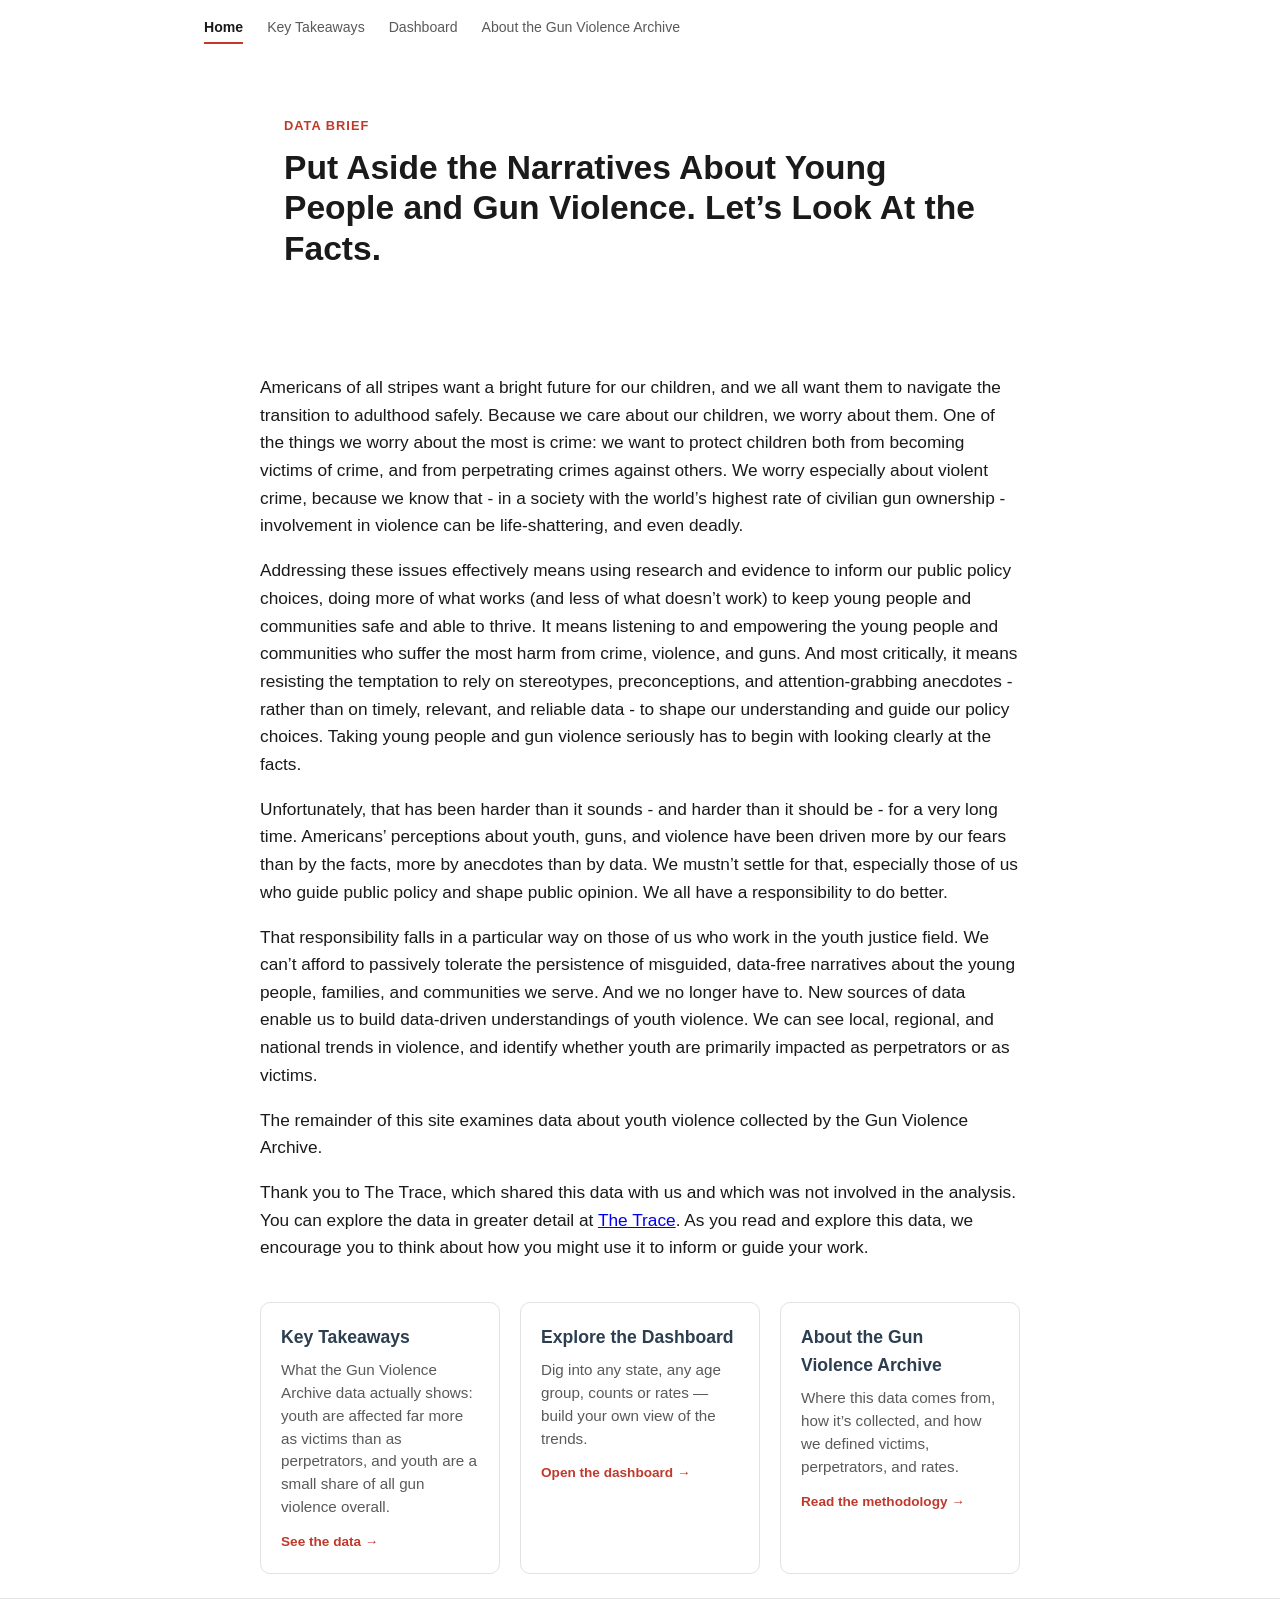
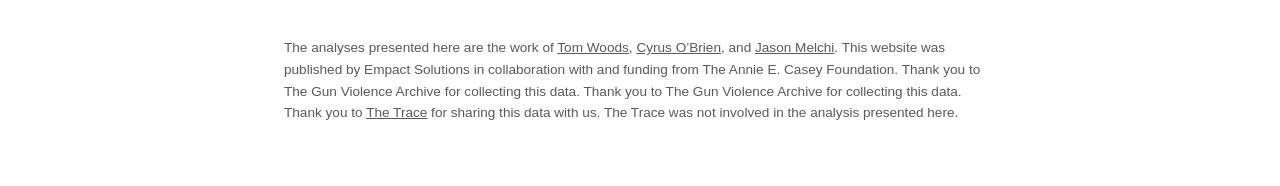
<file: site/index.html>
<!DOCTYPE html>

<html>

<head>

<meta charset="utf-8" />
<meta name="generator" content="pandoc" />
<meta http-equiv="X-UA-Compatible" content="IE=EDGE" />

<meta name="viewport" content="width=device-width, initial-scale=1" />



<title>Put Aside the Narratives About Young People and Gun Violence. Let’s Look At the Facts.</title>

<script src="index_files/header-attrs-2.30/header-attrs.js"></script>
<meta name="description" content="Trends in youth gun violence" />
<link rel="stylesheet" href="css/style.css?v=20261125200653022" />
<!-- Privacy-friendly analytics by Plausible -->
<script async src="https://plausible.io/js/pa-cZFtK8lVpmjr17HsGCwx_.js"></script>
<script>
  window.plausible=window.plausible||function(){(plausible.q=plausible.q||[]).push(arguments)},plausible.init=plausible.init||function(i){plausible.o=i||{}};
  plausible.init()
</script>

<style type="text/css">
  code{white-space: pre-wrap;}
  span.smallcaps{font-variant: small-caps;}
  span.underline{text-decoration: underline;}
  div.column{display: inline-block; vertical-align: top; width: 50%;}
  div.hanging-indent{margin-left: 1.5em; text-indent: -1.5em;}
  ul.task-list{list-style: none;}
      .display.math{display: block; text-align: center; margin: 0.5rem auto;}
  </style>











</head>

<body>




<h1 class="title toc-ignore">Put Aside the Narratives About Young People
and Gun Violence. Let’s Look At the Facts.</h1>



<nav class="site-nav">
<a href="index.html" class="active" aria-current="page">Home</a>
<a href="takeaways.html">Key Takeaways</a>
<a href="dashboard.html">Dashboard</a> <a href="about.html">About the
Gun Violence Archive</a>
</nav>
<header class="site-header">
<div class="wrap">
<p class="kicker">
Data brief
</p>
<h1>
Put Aside the Narratives About Young People and Gun Violence. Let’s Look
At the Facts.
</h1>
<p class="byline">
</p>
</div>
</header>
<main class="wrap article">
<p>Americans of all stripes want a bright future for our children, and
we all want them to navigate the transition to adulthood safely. Because
we care about our children, we worry about them. One of the things we
worry about the most is crime: we want to protect children both from
becoming victims of crime, and from perpetrating crimes against others.
We worry especially about violent crime, because we know that - in a
society with the world’s highest rate of civilian gun ownership -
involvement in violence can be life-shattering, and even deadly.</p>
<p>Addressing these issues effectively means using research and evidence
to inform our public policy choices, doing more of what works (and less
of what doesn’t work) to keep young people and communities safe and able
to thrive. It means listening to and empowering the young people and
communities who suffer the most harm from crime, violence, and guns. And
most critically, it means resisting the temptation to rely on
stereotypes, preconceptions, and attention-grabbing anecdotes - rather
than on timely, relevant, and reliable data - to shape our understanding
and guide our policy choices. Taking young people and gun violence
seriously has to begin with looking clearly at the facts.</p>
<p>Unfortunately, that has been harder than it sounds - and harder than
it should be - for a very long time. Americans’ perceptions about youth,
guns, and violence have been driven more by our fears than by the facts,
more by anecdotes than by data. We mustn’t settle for that, especially
those of us who guide public policy and shape public opinion. We all
have a responsibility to do better.</p>
<p>That responsibility falls in a particular way on those of us who work
in the youth justice field. We can’t afford to passively tolerate the
persistence of misguided, data-free narratives about the young people,
families, and communities we serve. And we no longer have to. New
sources of data enable us to build data-driven understandings of youth
violence. We can see local, regional, and national trends in violence,
and identify whether youth are primarily impacted as perpetrators or as
victims.</p>
<p>The remainder of this site examines data about youth violence
collected by the Gun Violence Archive.</p>
<p>Thank you to The Trace, which shared this data with us and which was
not involved in the analysis. You can explore the data in greater detail
at <a href="https://projects.thetrace.org/gun-violence-map/">The
Trace</a>. As you read and explore this data, we encourage you to think
about how you might use it to inform or guide your work.</p>
<section class="link-cards">
<a class="card" href="takeaways.html">
<h3>
Key Takeaways
</h3>
<p>
What the Gun Violence Archive data actually shows: youth are affected
far more as victims than as perpetrators, and youth are a small share of
all gun violence overall.
</p>
<span class="card-cta">See the data →</span> </a>
<a class="card" href="dashboard.html">
<h3>
Explore the Dashboard
</h3>
<p>
Dig into any state, any age group, counts or rates — build your own view
of the trends.
</p>
<span class="card-cta">Open the dashboard →</span> </a>
<a class="card" href="about.html">
<h3>
About the Gun Violence Archive
</h3>
<p>
Where this data comes from, how it’s collected, and how we defined
victims, perpetrators, and rates.
</p>
<span class="card-cta">Read the methodology →</span> </a>
</section>
</main>
<footer class="site-footer">
<div class="wrap">
<p>
The analyses presented here are the work of <a
href="https://www.aecf.org/people/tom-woods">Tom Woods</a>, <a
href="https://www.cyrusobrien.com/">Cyrus O’Brien</a>, and <a
href="https://empactsolutions.org/our-team/">Jason Melchi</a>. This
website was published by Empact Solutions in collaboration with and
funding from The Annie E. Casey Foundation. Thank you to The Gun
Violence Archive for collecting this data. Thank you to The Gun Violence
Archive for collecting this data. Thank you to <a
href="https://projects.thetrace.org/gun-violence-map/">The Trace</a> for
sharing this data with us. The Trace was not involved in the analysis
presented here.
</p>
</div>
</footer>




<!-- code folding -->



</body>
</html>
</file>
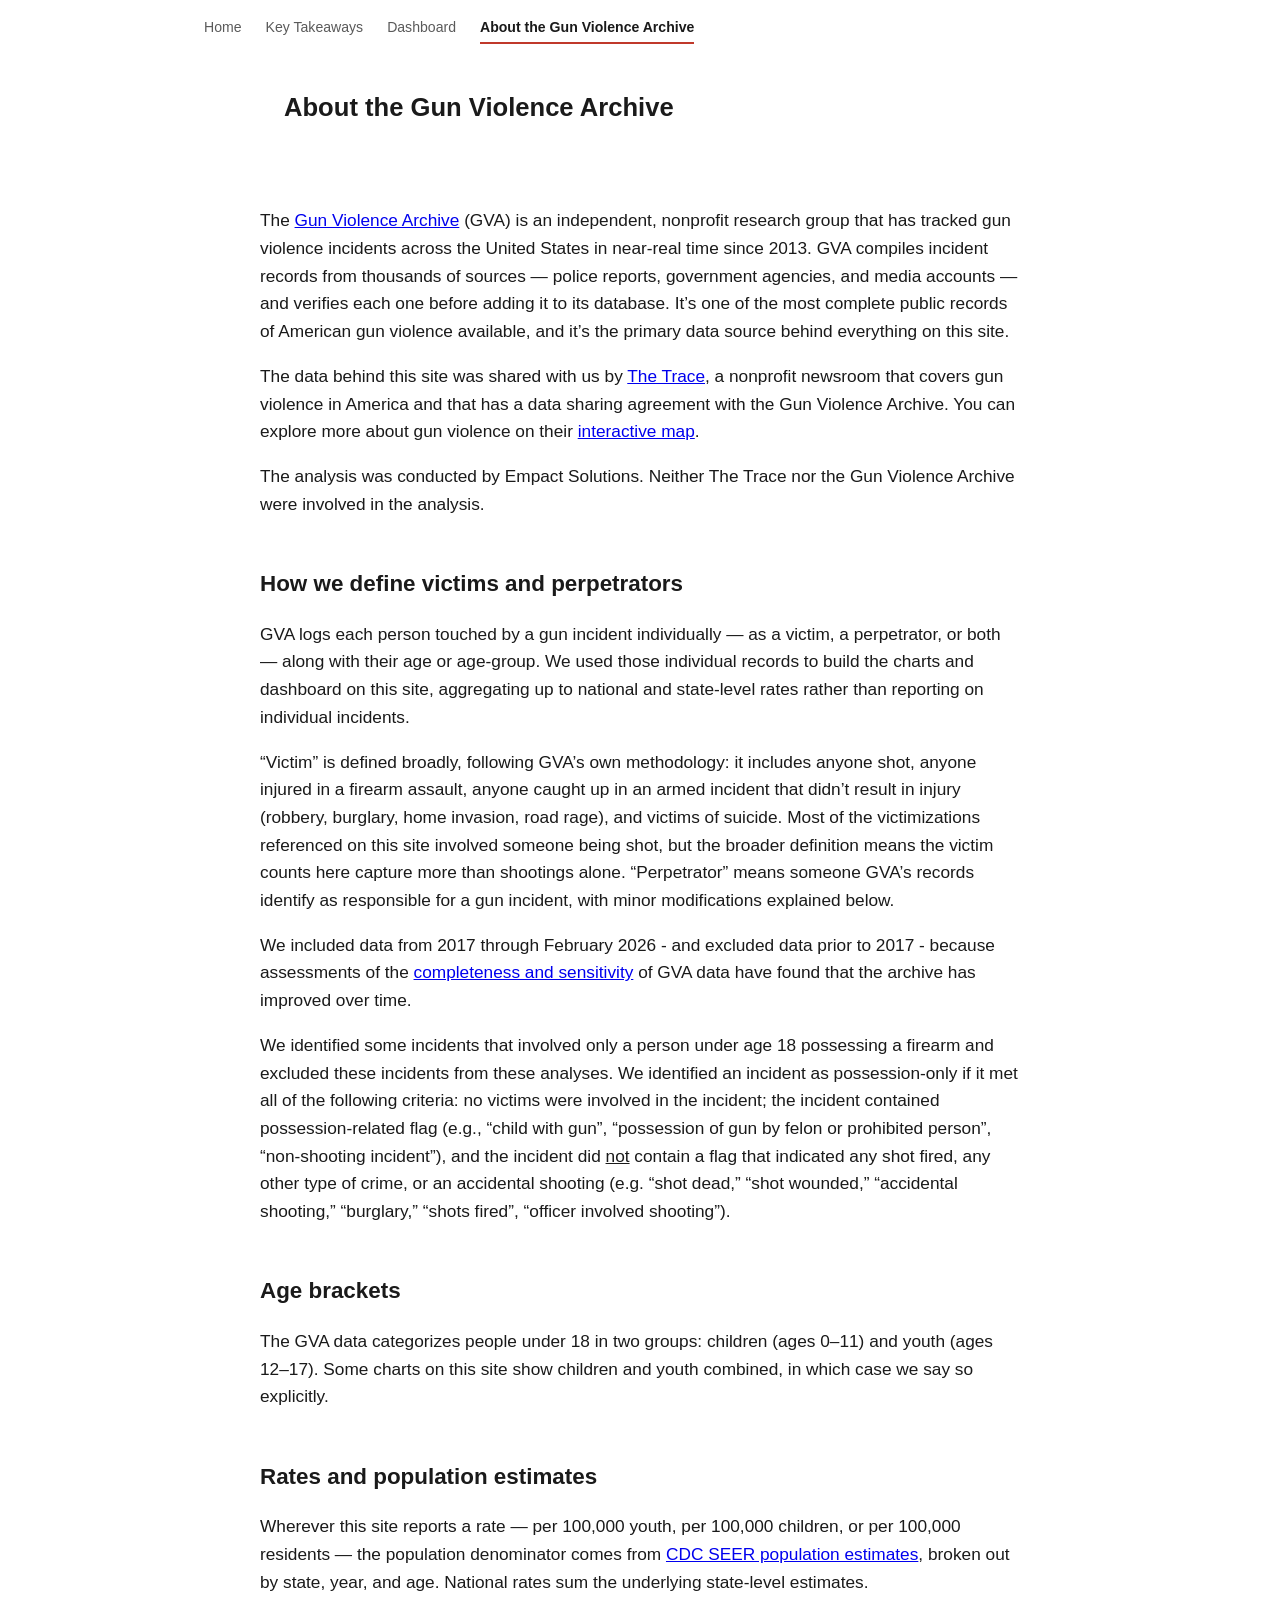
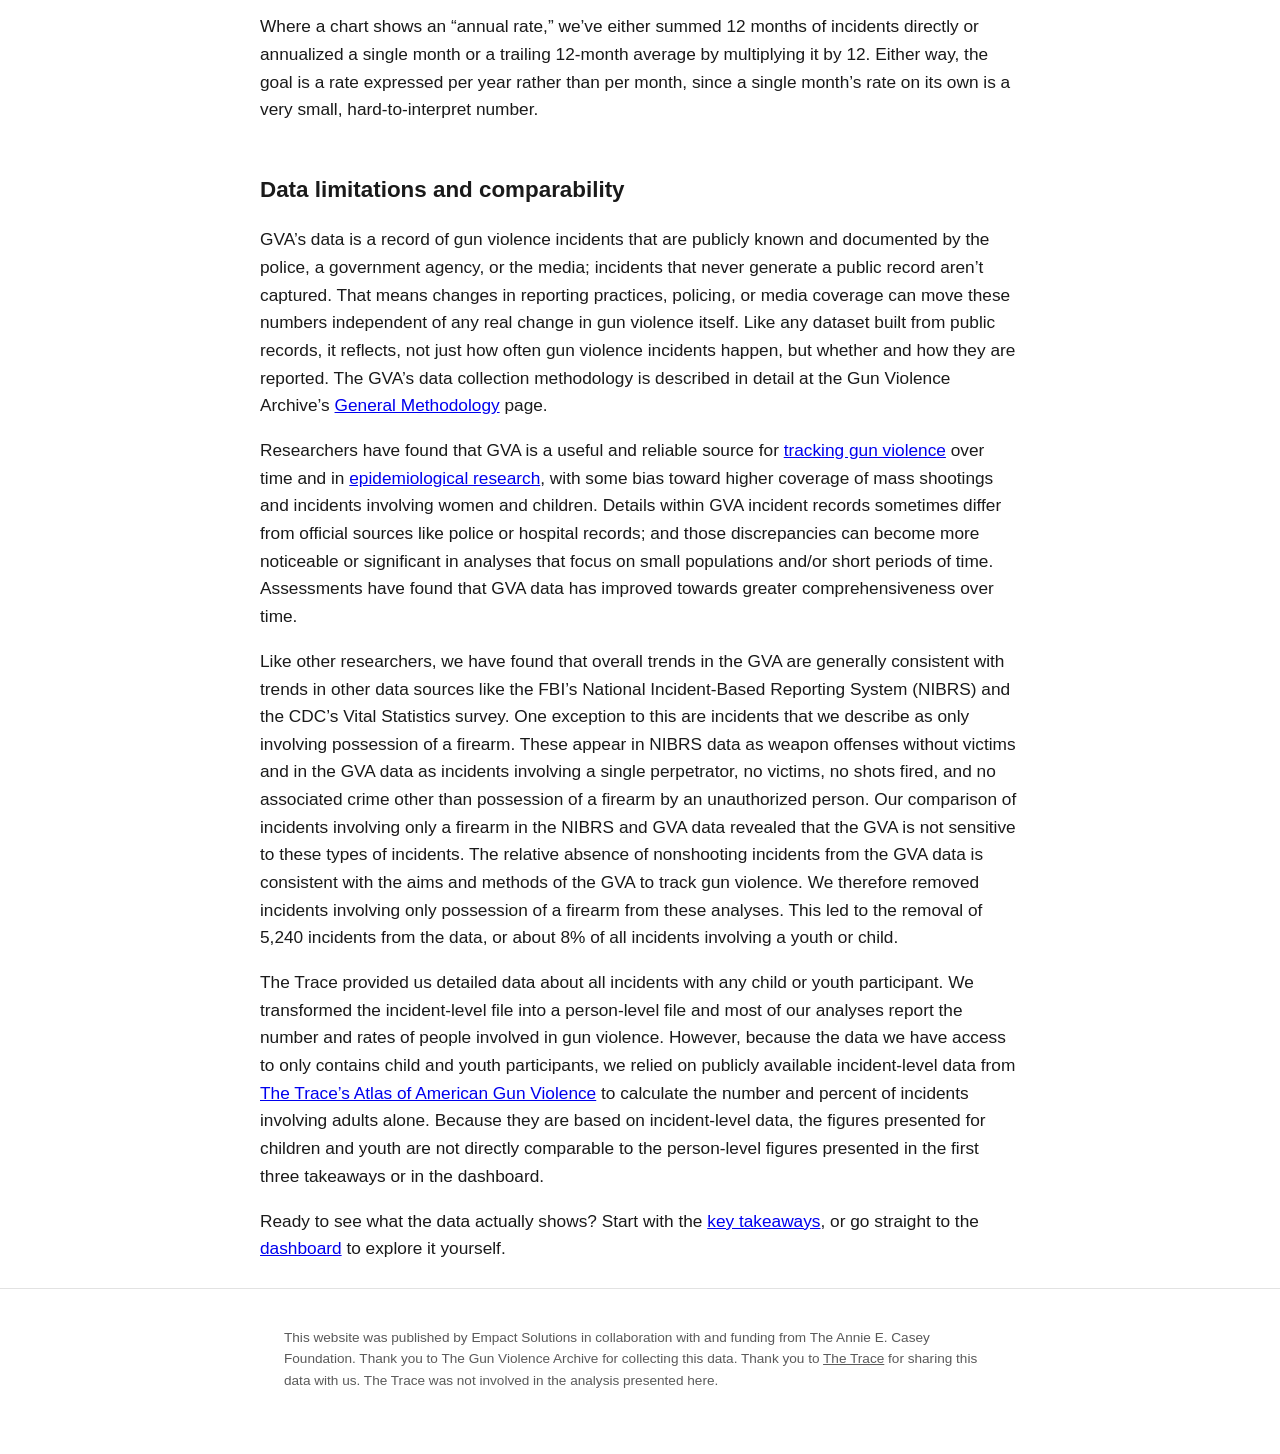
<file: site/about.html>
<!DOCTYPE html>

<html>

<head>

<meta charset="utf-8" />
<meta name="generator" content="pandoc" />
<meta http-equiv="X-UA-Compatible" content="IE=EDGE" />

<meta name="viewport" content="width=device-width, initial-scale=1" />



<title>About the Gun Violence Archive — Youth Gun Violence Data</title>

<script src="about_files/header-attrs-2.30/header-attrs.js"></script>
<meta name="description" content="Where this site's data comes from, how the Gun Violence Archive defines victims and perpetrators, and what the data can and cannot tell you." />
<link rel="stylesheet" href="css/style.css?v=20261125200654445" />
<!-- Privacy-friendly analytics by Plausible -->
<script async src="https://plausible.io/js/pa-cZFtK8lVpmjr17HsGCwx_.js"></script>
<script>
  window.plausible=window.plausible||function(){(plausible.q=plausible.q||[]).push(arguments)},plausible.init=plausible.init||function(i){plausible.o=i||{}};
  plausible.init()
</script>

<style type="text/css">
  code{white-space: pre-wrap;}
  span.smallcaps{font-variant: small-caps;}
  span.underline{text-decoration: underline;}
  div.column{display: inline-block; vertical-align: top; width: 50%;}
  div.hanging-indent{margin-left: 1.5em; text-indent: -1.5em;}
  ul.task-list{list-style: none;}
      .display.math{display: block; text-align: center; margin: 0.5rem auto;}
  </style>











</head>

<body>




<h1 class="title toc-ignore">About the Gun Violence Archive — Youth Gun
Violence Data</h1>



<nav class="site-nav">
<a href="index.html">Home</a> <a href="takeaways.html">Key Takeaways</a>
<a href="dashboard.html">Dashboard</a>
<a href="about.html" class="active" aria-current="page">About the Gun
Violence Archive</a>
</nav>
<header class="site-header page-header">
<div class="wrap">
<h1>
About the Gun Violence Archive
</h1>
</div>
</header>
<main class="wrap article">
<p>The <a href="https://www.gunviolencearchive.org/" target="_blank"
rel="noopener">Gun Violence Archive</a> (GVA) is an independent,
nonprofit research group that has tracked gun violence incidents across
the United States in near-real time since 2013. GVA compiles incident
records from thousands of sources — police reports, government agencies,
and media accounts — and verifies each one before adding it to its
database. It’s one of the most complete public records of American gun
violence available, and it’s the primary data source behind everything
on this site.</p>
<p>The data behind this site was shared with us by <a
href="https://projects.thetrace.org/gun-violence-map/" target="_blank"
rel="noopener">The Trace</a>, a nonprofit newsroom that covers gun
violence in America and that has a data sharing agreement with the Gun
Violence Archive. You can explore more about gun violence on their <a
href="https://projects.thetrace.org/gun-violence-map/">interactive
map</a>.</p>
<p>The analysis was conducted by Empact Solutions. Neither The Trace nor
the Gun Violence Archive were involved in the analysis.</p>
<div id="how-we-define-victims-and-perpetrators" class="section level2">
<h2>How we define victims and perpetrators</h2>
<p>GVA logs each person touched by a gun incident individually — as a
victim, a perpetrator, or both — along with their age or age-group. We
used those individual records to build the charts and dashboard on this
site, aggregating up to national and state-level rates rather than
reporting on individual incidents.</p>
<p>“Victim” is defined broadly, following GVA’s own methodology: it
includes anyone shot, anyone injured in a firearm assault, anyone caught
up in an armed incident that didn’t result in injury (robbery, burglary,
home invasion, road rage), and victims of suicide. Most of the
victimizations referenced on this site involved someone being shot, but
the broader definition means the victim counts here capture more than
shootings alone. “Perpetrator” means someone GVA’s records identify as
responsible for a gun incident, with minor modifications explained
below.</p>
<p>We included data from 2017 through February 2026 - and excluded data
prior to 2017 - because assessments of the <a
href="https://pmc.ncbi.nlm.nih.gov/articles/PMC10238941/">completeness
and sensitivity</a> of GVA data have found that the archive has improved
over time.</p>
<p>We identified some incidents that involved only a person under age 18
possessing a firearm and excluded these incidents from these analyses.
We identified an incident as possession-only if it met all of the
following criteria: no victims were involved in the incident; the
incident contained possession-related flag (e.g., “child with gun”,
“possession of gun by felon or prohibited person”, “non-shooting
incident”), and the incident did <u>not</u> contain a flag that
indicated any shot fired, any other type of crime, or an accidental
shooting (e.g. “shot dead,” “shot wounded,” “accidental shooting,”
“burglary,” “shots fired”, “officer involved shooting”).</p>
</div>
<div id="age-brackets" class="section level2">
<h2>Age brackets</h2>
<p>The GVA data categorizes people under 18 in two groups: children
(ages 0–11) and youth (ages 12–17). Some charts on this site show
children and youth combined, in which case we say so explicitly.</p>
</div>
<div id="rates-and-population-estimates" class="section level2">
<h2>Rates and population estimates</h2>
<p>Wherever this site reports a rate — per 100,000 youth, per 100,000
children, or per 100,000 residents — the population denominator comes
from <a href="https://seer.cancer.gov/popdata/download.html">CDC SEER
population estimates</a>, broken out by state, year, and age. National
rates sum the underlying state-level estimates.</p>
<p>Where a chart shows an “annual rate,” we’ve either summed 12 months
of incidents directly or annualized a single month or a trailing
12-month average by multiplying it by 12. Either way, the goal is a rate
expressed per year rather than per month, since a single month’s rate on
its own is a very small, hard-to-interpret number.</p>
</div>
<div id="data-limitations-and-comparability" class="section level2">
<h2>Data limitations and comparability</h2>
<p>GVA’s data is a record of gun violence incidents that are publicly
known and documented by the police, a government agency, or the media;
incidents that never generate a public record aren’t captured. That
means changes in reporting practices, policing, or media coverage can
move these numbers independent of any real change in gun violence
itself. Like any dataset built from public records, it reflects, not
just how often gun violence incidents happen, but whether and how they
are reported. The GVA’s data collection methodology is described in
detail at the Gun Violence Archive’s <a
href="https://www.gunviolencearchive.org/methodology">General
Methodology</a> page.</p>
<p>Researchers have found that GVA is a useful and reliable source for
<a
href="https://www.cnn.com/2022/08/14/us/gun-violence-archive-profile">tracking
gun violence</a> over time and in <a
href="https://pubmed.ncbi.nlm.nih.gov/37266937/">epidemiological
research</a>, with some bias toward higher coverage of mass shootings
and incidents involving women and children. Details within GVA incident
records sometimes differ from official sources like police or hospital
records; and those discrepancies can become more noticeable or
significant in analyses that focus on small populations and/or short
periods of time. Assessments have found that GVA data has improved
towards greater comprehensiveness over time.</p>
<p>Like other researchers, we have found that overall trends in the GVA
are generally consistent with trends in other data sources like the
FBI’s National Incident-Based Reporting System (NIBRS) and the CDC’s
Vital Statistics survey. One exception to this are incidents that we
describe as only involving possession of a firearm. These appear in
NIBRS data as weapon offenses without victims and in the GVA data as
incidents involving a single perpetrator, no victims, no shots fired,
and no associated crime other than possession of a firearm by an
unauthorized person. Our comparison of incidents involving only a
firearm in the NIBRS and GVA data revealed that the GVA is not sensitive
to these types of incidents. The relative absence of nonshooting
incidents from the GVA data is consistent with the aims and methods of
the GVA to track gun violence. We therefore removed incidents involving
only possession of a firearm from these analyses. This led to the
removal of 5,240 incidents from the data, or about 8% of all incidents
involving a youth or child.</p>
<p>The Trace provided us detailed data about all incidents with any
child or youth participant. We transformed the incident-level file into
a person-level file and most of our analyses report the number and rates
of people involved in gun violence. However, because the data we have
access to only contains child and youth participants, we relied on
publicly available incident-level data from <a
href="https://projects.thetrace.org/gun-violence-map/?chartMode=incidents">The
Trace’s Atlas of American Gun Violence</a> to calculate the number and
percent of incidents involving adults alone. Because they are based on
incident-level data, the figures presented for children and youth are
not directly comparable to the person-level figures presented in the
first three takeaways or in the dashboard.</p>
<p>Ready to see what the data actually shows? Start with the <a
href="takeaways.html">key takeaways</a>, or go straight to the <a
href="dashboard.html">dashboard</a> to explore it yourself.</p>
</main>
<footer class="site-footer">
<div class="wrap">
<p>
This website was published by Empact Solutions in collaboration with and
funding from The Annie E. Casey Foundation. Thank you to The Gun
Violence Archive for collecting this data. Thank you to <a
href="https://projects.thetrace.org/gun-violence-map/">The Trace</a> for
sharing this data with us. The Trace was not involved in the analysis
presented here.
</p>
</div>
</footer>
</div>




<!-- code folding -->



</body>
</html>
</file>
<file: site/css/style.css>
:root {
  --ink: #1a1a1a;
  --muted: #5a5a5a;
  --line: #e2e2e2;
  --bg: #ffffff;
  --bg-alt: #f7f6f4;
  --accent: #2c3e50;
  --accent-2: #c0392b;
  --max: 760px;
  /* Categorical palette shared with the charts (see js/utils.js PALETTE) —
     kept in sync manually since chart colors are JS and these are CSS. */
  --series-victim: #005292;
  --series-perp: #da5420;
}

* { box-sizing: border-box; }

/* Suppress pandoc/rmarkdown's auto-generated title block (from the .Rmd's YAML
   title, used only to populate <title>) — the page supplies its own <h1>. */
h1.title { display: none; }

body {
  margin: 0;
  color: var(--ink);
  background: var(--bg);
  font-family: -apple-system, BlinkMacSystemFont, "Segoe UI", Helvetica, Arial, sans-serif;
  line-height: 1.6;
}

.wrap { max-width: var(--max); margin: 0 auto; padding: 0 24px; }
.dashboard-section .wrap { max-width: 920px; }

.site-nav {
  display: flex;
  flex-wrap: wrap;
  gap: 6px 24px;
  max-width: 920px;
  margin: 0 auto;
  padding: 16px 24px;
  font-size: 0.88rem;
}
.site-nav a {
  color: var(--muted);
  text-decoration: none;
  padding-bottom: 3px;
  border-bottom: 2px solid transparent;
}
.site-nav a:hover { color: var(--ink); }
.site-nav a.active {
  color: var(--ink);
  font-weight: 600;
  border-bottom-color: var(--accent-2);
}

.site-header {
  padding: 56px 0 32px;
}
.kicker {
  text-transform: uppercase;
  letter-spacing: 0.08em;
  font-size: 0.8rem;
  font-weight: 700;
  color: var(--accent-2);
  margin: 0 0 12px;
}
.site-header h1 {
  font-size: 2.1rem;
  line-height: 1.2;
  margin: 0 0 16px;
  text-align: left;
}
.byline { color: var(--muted); font-size: 0.95rem; margin: 0; }
.byline a { color: inherit; }

/* Lighter title bar for sub-pages (Takeaways/Dashboard/About), vs. Home's full hero */
.site-header.page-header { padding: 32px 0 28px; }
.site-header.page-header h1 { font-size: 1.6rem; margin: 0; }

.link-cards {
  display: grid;
  grid-template-columns: repeat(auto-fit, minmax(220px, 1fr));
  gap: 20px;
  margin: 40px 0 16px;
}
.link-cards .card {
  display: block;
  padding: 20px;
  border: 1px solid var(--line);
  border-radius: 10px;
  text-decoration: none;
  color: inherit;
  transition: border-color 0.15s, box-shadow 0.15s;
}
.link-cards .card:hover {
  border-color: var(--accent);
  box-shadow: 0 2px 10px rgba(0, 0, 0, 0.06);
}
.link-cards .card h3 {
  margin: 0 0 8px;
  font-size: 1.1rem;
  color: var(--accent);
}
.link-cards .card p {
  margin: 0;
  font-size: 0.95rem;
  color: var(--muted);
  line-height: 1.5;
}
.link-cards .card .card-cta {
  display: inline-block;
  margin-top: 12px;
  font-size: 0.85rem;
  font-weight: 600;
  color: var(--accent-2);
}

/* Infographic stat cards — a designed callout for a fixed set of headline
   numbers, as distinct from the live charts elsewhere on this page. */
.stat-cards-intro {
  margin: 28px 0 4px;
}
.stat-cards-intro p {
  font-size: 0.95rem;
  color: var(--muted);
  margin: 0;
}
.stat-cards {
  display: grid;
  grid-template-columns: repeat(2, 1fr);
  gap: 20px;
  margin: 16px 0 8px;
}
.stat-card {
  background: var(--bg-alt);
  border-radius: 12px;
  border-left: 5px solid var(--line);
  padding: 24px 26px 26px;
}
.stat-card.is-victim { border-left-color: var(--series-victim); }
.stat-card.is-perp { border-left-color: var(--series-perp); }
.stat-card .eyebrow {
  font-size: 0.8rem;
  font-weight: 700;
  color: var(--muted);
  text-transform: uppercase;
  letter-spacing: 0.05em;
  margin: 0 0 10px;
}
.stat-card .figure {
  font-size: 3rem;
  font-weight: 800;
  line-height: 1;
  margin: 0 0 12px;
  letter-spacing: -0.02em;
}
.stat-card.is-victim .figure { color: var(--series-victim); }
.stat-card.is-perp .figure { color: var(--series-perp); }
.stat-card .statement {
  font-size: 1.1rem;
  font-weight: 700;
  color: var(--ink);
  margin: 0 0 10px;
  line-height: 1.3;
}
.stat-card .detail {
  font-size: 0.92rem;
  color: var(--muted);
  line-height: 1.55;
  margin: 0;
}
.stat-cards-source {
  font-size: 0.8rem;
  color: var(--muted);
  margin: 4px 0 8px;
}
@media (max-width: 480px) {
  .stat-cards { grid-template-columns: 1fr; }
  .stat-card { padding: 20px 20px 22px; }
  .stat-card .figure { font-size: 2.4rem; }
  .stat-card .statement { font-size: 1rem; }
}

.article { padding: 40px 0 8px; }
.article h2 { font-size: 1.4rem; margin-top: 48px; }
.article p { font-size: 1.08rem; }
.article em { color: var(--accent-2); font-style: normal; font-weight: 600; }

figure.chart {
  margin: 24px 0 8px;
  overflow-x: auto;
}
figure.chart figcaption {
  font-size: 0.85rem;
  color: var(--muted);
  margin-top: 8px;
}

.chart-controls {
  margin: 20px 0 4px;
  display: flex;
  gap: 16px;
  align-items: center;
}

.toggle {
  display: inline-flex;
  align-items: center;
  gap: 8px;
  font-size: 0.92rem;
  cursor: pointer;
  user-select: none;
}
.toggle input { width: 16px; height: 16px; cursor: pointer; }

.dashboard-section {
  background: var(--bg-alt);
  border-top: 1px solid var(--line);
  padding: 40px 0 64px;
  margin-top: 24px;
}
.dashboard-section h2 { margin-top: 0; }
.dashboard-note {
  color: var(--muted);
  font-size: 0.92rem;
  max-width: 760px;
}

.dashboard-controls {
  display: flex;
  flex-wrap: wrap;
  gap: 20px;
  margin: 20px 0;
  align-items: end;
}
.control { display: flex; flex-direction: column; gap: 4px; min-width: 160px; }
.control label { font-size: 0.82rem; font-weight: 600; color: var(--accent); }
.control select {
  padding: 6px 8px;
  border: 1px solid var(--line);
  border-radius: 6px;
  font-size: 0.92rem;
  background: white;
}
.comparison-control { flex: 1; min-width: 240px; }
.comparison-control select { min-height: 84px; }
.clear-control { min-width: auto; }
.clear-control button {
  padding: 7px 12px;
  border: 1px solid var(--line);
  border-radius: 6px;
  font-size: 0.85rem;
  background: white;
  color: var(--accent);
  cursor: pointer;
}
.clear-control button:hover { background: var(--bg-alt); }
.hint { font-size: 0.78rem; color: var(--muted); margin: 4px 0 0; }
.toggle-control { justify-content: flex-end; padding-bottom: 8px; }

#dash-map svg { max-width: 100%; height: auto; }

.site-footer {
  border-top: 1px solid var(--line);
  padding: 24px 0 48px;
  color: var(--muted);
  font-size: 0.85rem;
}
.site-footer a { color: inherit; }

@media (max-width: 640px) {
  .site-header h1 { font-size: 1.6rem; }
  .site-header { padding: 40px 0 24px; }

  .dashboard-controls {
    flex-direction: column;
  }
  .control {
    min-width: 0;
    width: 100%;
  }
  .control select {
    width: 100%;
  }
}
</file>
